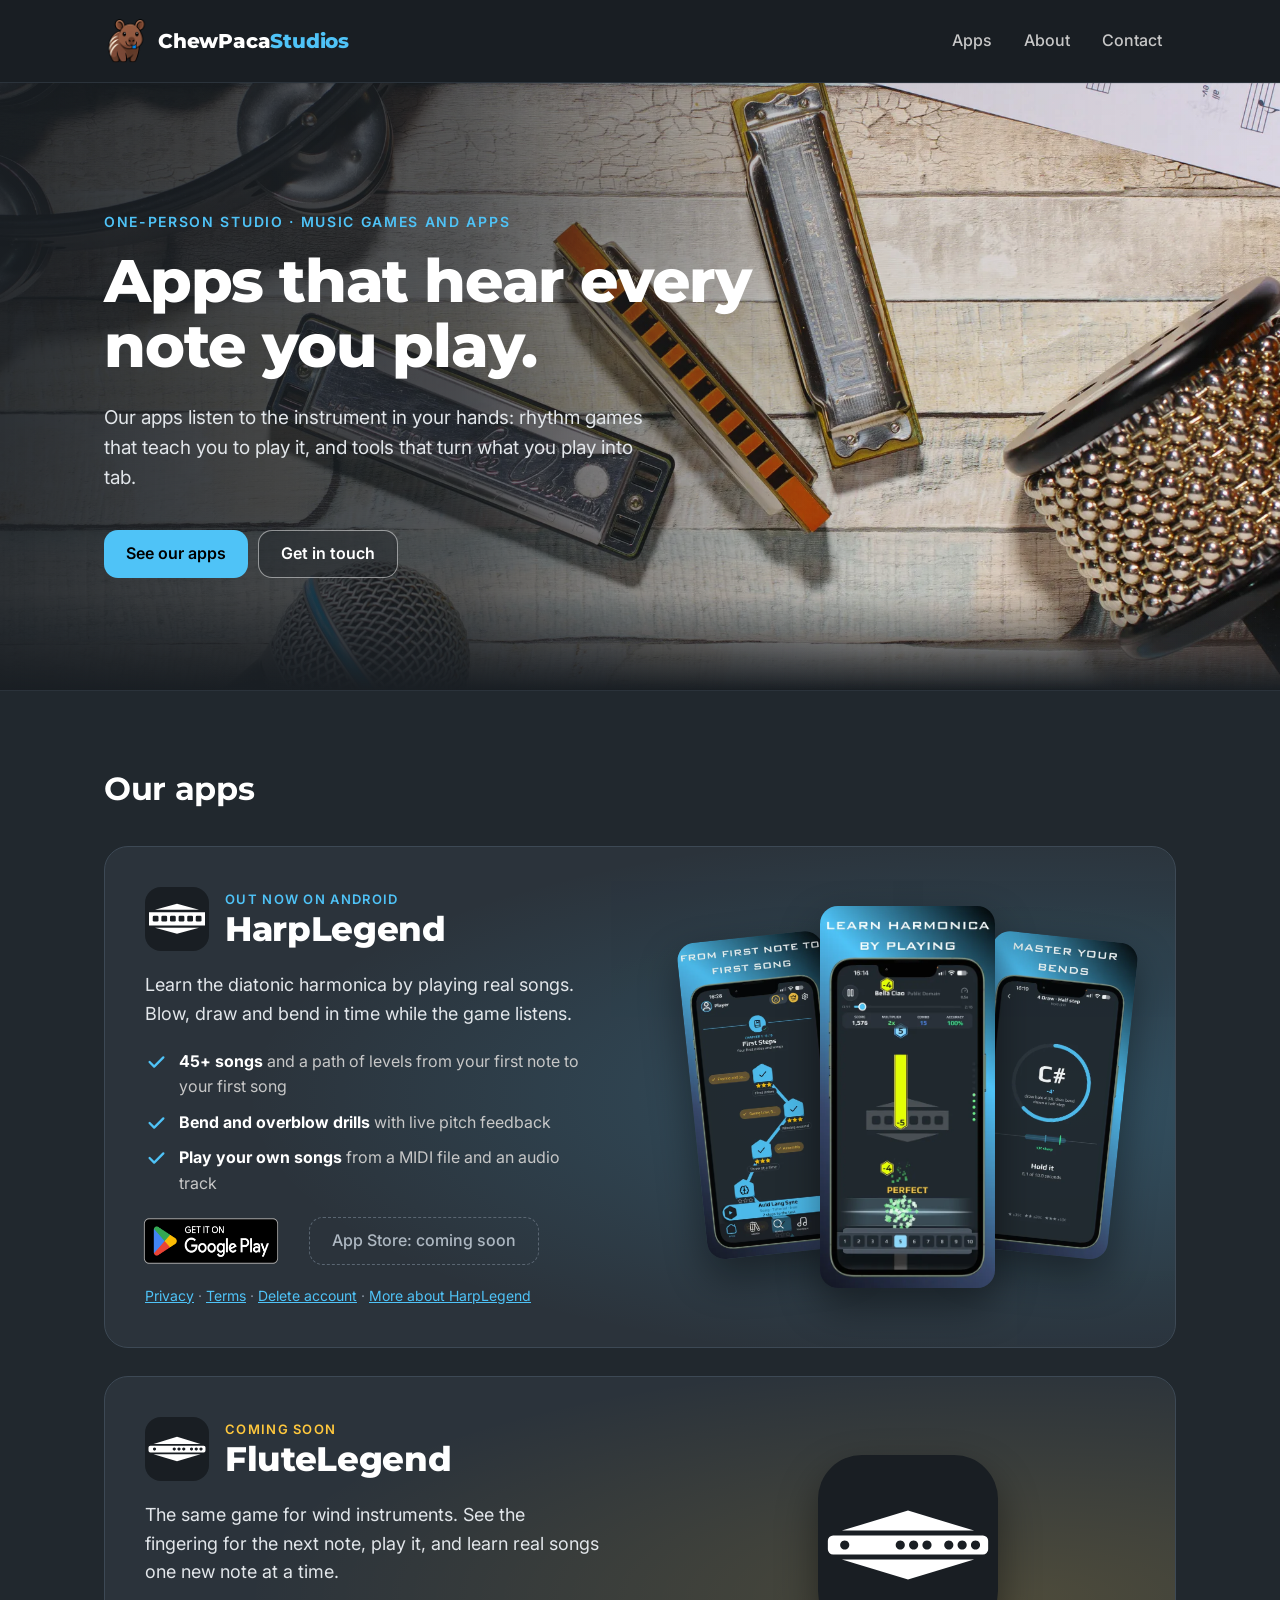
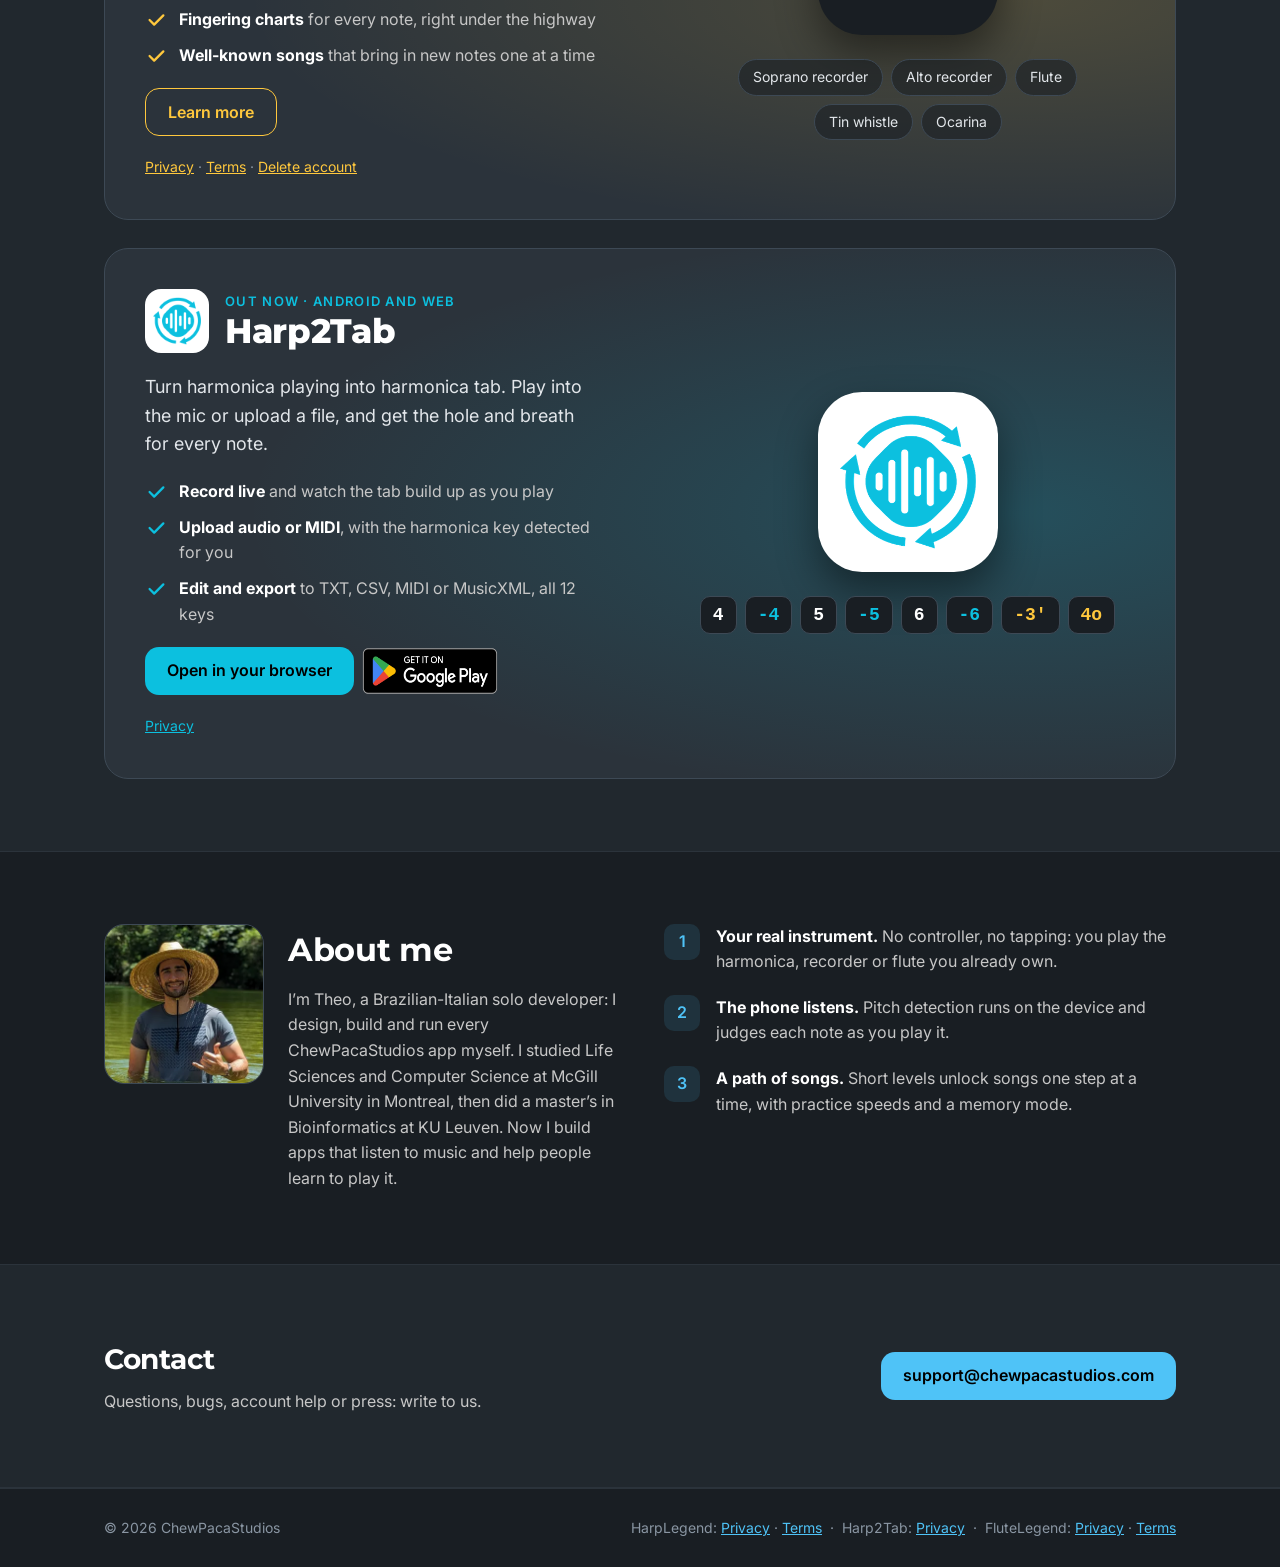
<file: index.html>
<!doctype html>
<html lang="en">
<head>
<meta charset="utf-8">
<meta name="viewport" content="width=device-width, initial-scale=1">
<title>ChewPacaStudios: music games and apps</title>
<meta name="description" content="ChewPacaStudios is a one-person studio making apps that hear every note you play: HarpLegend, FluteLegend and Harp2Tab.">
<meta name="theme-color" content="#191E23">
<meta property="og:type" content="website">
<meta property="og:url" content="https://chewpacastudios.com/">
<meta property="og:title" content="ChewPacaStudios">
<meta property="og:description" content="Apps that hear every note you play: HarpLegend, FluteLegend and Harp2Tab.">
<meta property="og:image" content="https://chewpacastudios.com/assets/og-home.jpg">
<meta name="twitter:card" content="summary_large_image">
<link rel="icon" type="image/png" sizes="32x32" href="assets/favicon-32.png">
<link rel="apple-touch-icon" href="assets/apple-touch-icon.png">
<link rel="preconnect" href="https://fonts.googleapis.com">
<link rel="preconnect" href="https://fonts.gstatic.com" crossorigin>
<link rel="stylesheet" href="https://fonts.googleapis.com/css2?family=Inter:wght@400;500;600&amp;family=Montserrat:wght@700;800&amp;display=swap">
<link rel="stylesheet" href="site.css">
</head>
<body>

<header class="site-header">
  <div class="wrap">
    <a class="brand" href="/"><img src="assets/paca-96.png" alt="" width="44" height="44"><span>ChewPaca<span>Studios</span></span></a>
    <nav class="nav" aria-label="Main">
      <a href="#apps">Apps</a>
      <a href="#about">About</a>
      <a href="#contact">Contact</a>
    </nav>
  </div>
</header>

<main>
<section class="hero" id="top" aria-label="Introduction">
  <div class="wrap">
    <p class="eyebrow">One-person studio · Music games and apps</p>
    <h1>Apps that hear every note you play.</h1>
    <p class="lead">Our apps listen to the instrument in your hands: rhythm games that teach you to play it, and tools that turn what you play into tab.</p>
    <div class="btns">
      <a class="btn btn--primary" href="#apps">See our apps</a>
      <a class="btn btn--ghost" href="#contact">Get in touch</a>
    </div>
  </div>
</section>

<section class="band" id="apps">
  <div class="wrap section">
    <h2 class="section-title">Our apps</h2>
    <div class="app-cards">

      <article class="app-card app-card--harp">
        <div class="app-card__text">
          <div class="app-card__head">
            <svg class="app-icon" viewBox="0 0 512 512" aria-hidden="true"><path fill="#FFFFFF" d="M80 182 L256 134 L432 182 Z"/><rect x="32" y="202" width="448" height="106" fill="#FFFFFF"/><rect x="62" y="230" width="46" height="46" rx="10" fill="#191E23"/><rect x="131" y="230" width="46" height="46" rx="10" fill="#191E23"/><rect x="200" y="230" width="46" height="46" rx="10" fill="#191E23"/><rect x="269" y="230" width="46" height="46" rx="10" fill="#191E23"/><rect x="338" y="230" width="46" height="46" rx="10" fill="#191E23"/><rect x="406" y="230" width="46" height="46" rx="10" fill="#191E23"/><path fill="#FFFFFF" d="M80 326 L432 326 L256 374 Z"/></svg>
            <div>
              <p class="eyebrow">Out now on Android</p>
              <h3>HarpLegend</h3>
            </div>
          </div>
          <p class="pitch">Learn the diatonic harmonica by playing real songs. Blow, draw and bend in time while the game listens.</p>
          <ul class="ticks">
            <li><svg viewBox="0 0 24 24" fill="none" stroke-width="2.5" stroke-linecap="round" stroke-linejoin="round" aria-hidden="true"><path d="M5 12l5 5L20 7"/></svg><span><strong>45+ songs</strong> and a path of levels from your first note to your first song</span></li>
            <li><svg viewBox="0 0 24 24" fill="none" stroke-width="2.5" stroke-linecap="round" stroke-linejoin="round" aria-hidden="true"><path d="M5 12l5 5L20 7"/></svg><span><strong>Bend and overblow drills</strong> with live pitch feedback</span></li>
            <li><svg viewBox="0 0 24 24" fill="none" stroke-width="2.5" stroke-linecap="round" stroke-linejoin="round" aria-hidden="true"><path d="M5 12l5 5L20 7"/></svg><span><strong>Play your own songs</strong> from a MIDI file and an audio track</span></li>
          </ul>
          <div class="btns">
            <a class="badge-play" href="https://play.google.com/store/apps/details?id=com.chewpacastudios.harphero"><img src="assets/google-play-badge.png" alt="Get HarpLegend on Google Play" width="646" height="250"></a>
            <span class="btn btn--soon">App Store: coming soon</span>
          </div>
          <p class="small"><a href="/harplegend/privacy-policy.html">Privacy</a> · <a href="/harplegend/terms.html">Terms</a> · <a href="/harplegend/delete-account.html">Delete account</a> · <a href="/harplegend/">More about HarpLegend</a></p>
        </div>
        <div class="app-card__visual phones" role="img" aria-label="HarpLegend screenshots: the level path, a song being played, and a bend drill">
          <picture><source type="image/webp" srcset="assets/harplegend-shot-path.webp"><img class="phone phone--left" src="assets/harplegend-shot-path.jpg" alt="" width="440" height="957" loading="lazy"></picture>
          <picture><source type="image/webp" srcset="assets/harplegend-shot-play.webp"><img class="phone phone--center" src="assets/harplegend-shot-play.jpg" alt="" width="440" height="957" loading="lazy"></picture>
          <picture><source type="image/webp" srcset="assets/harplegend-shot-bends.webp"><img class="phone phone--right" src="assets/harplegend-shot-bends.jpg" alt="" width="440" height="957" loading="lazy"></picture>
        </div>
      </article>

      <article class="app-card app-card--flute">
        <div class="app-card__text">
          <div class="app-card__head">
            <svg class="app-icon" viewBox="0 0 512 512" aria-hidden="true"><path fill="#FFFFFF" d="M68 215 L256 158 L444 215 Z"/><path fill="#FFFFFF" fill-rule="evenodd" d="M43 229 H469 A15 15 0 0 1 484 244 V268 A15 15 0 0 1 469 283 H43 A15 15 0 0 1 28 268 V244 A15 15 0 0 1 43 229 Z M76 243 a13 13 0 1 0 0.01 0 Z M234 243 a13 13 0 1 0 0.01 0 Z M272 243 a13 13 0 1 0 0.01 0 Z M310 243 a13 13 0 1 0 0.01 0 Z M372 243 a13 13 0 1 0 0.01 0 Z M410 243 a13 13 0 1 0 0.01 0 Z M448 243 a13 13 0 1 0 0.01 0 Z"/><path fill="#FFFFFF" d="M68 297 L444 297 L256 354 Z"/></svg>
            <div>
              <p class="eyebrow">Coming soon</p>
              <h3>FluteLegend</h3>
            </div>
          </div>
          <p class="pitch">The same game for wind instruments. See the fingering for the next note, play it, and learn real songs one new note at a time.</p>
          <ul class="ticks">
            <li><svg viewBox="0 0 24 24" fill="none" stroke-width="2.5" stroke-linecap="round" stroke-linejoin="round" aria-hidden="true"><path d="M5 12l5 5L20 7"/></svg><span><strong>Fingering charts</strong> for every note, right under the highway</span></li>
            <li><svg viewBox="0 0 24 24" fill="none" stroke-width="2.5" stroke-linecap="round" stroke-linejoin="round" aria-hidden="true"><path d="M5 12l5 5L20 7"/></svg><span><strong>Well-known songs</strong> that bring in new notes one at a time</span></li>
          </ul>
          <div class="btns">
            <a class="btn btn--outline" href="/flutelegend/">Learn more</a>
          </div>
          <p class="small"><a href="/flutelegend/privacy-policy.html">Privacy</a> · <a href="/flutelegend/terms.html">Terms</a> · <a href="/flutelegend/delete-account.html">Delete account</a></p>
        </div>
        <div class="app-card__visual">
          <svg class="app-icon app-icon--big" viewBox="0 0 512 512" aria-hidden="true"><path fill="#FFFFFF" d="M68 215 L256 158 L444 215 Z"/><path fill="#FFFFFF" fill-rule="evenodd" d="M43 229 H469 A15 15 0 0 1 484 244 V268 A15 15 0 0 1 469 283 H43 A15 15 0 0 1 28 268 V244 A15 15 0 0 1 43 229 Z M76 243 a13 13 0 1 0 0.01 0 Z M234 243 a13 13 0 1 0 0.01 0 Z M272 243 a13 13 0 1 0 0.01 0 Z M310 243 a13 13 0 1 0 0.01 0 Z M372 243 a13 13 0 1 0 0.01 0 Z M410 243 a13 13 0 1 0 0.01 0 Z M448 243 a13 13 0 1 0 0.01 0 Z"/><path fill="#FFFFFF" d="M68 297 L444 297 L256 354 Z"/></svg>
          <ul class="chips" aria-label="Instruments">
            <li class="chip">Soprano recorder</li>
            <li class="chip">Alto recorder</li>
            <li class="chip">Flute</li>
            <li class="chip">Tin whistle</li>
            <li class="chip">Ocarina</li>
          </ul>
        </div>
      </article>

      <article class="app-card app-card--tab">
        <div class="app-card__text">
          <div class="app-card__head">
            <img class="app-icon app-icon--white" src="assets/harp2tab-icon-256.png" alt="" width="64" height="64">
            <div>
              <p class="eyebrow">Out now · Android and web</p>
              <h3>Harp2Tab</h3>
            </div>
          </div>
          <p class="pitch">Turn harmonica playing into harmonica tab. Play into the mic or upload a file, and get the hole and breath for every note.</p>
          <ul class="ticks">
            <li><svg viewBox="0 0 24 24" fill="none" stroke-width="2.5" stroke-linecap="round" stroke-linejoin="round" aria-hidden="true"><path d="M5 12l5 5L20 7"/></svg><span><strong>Record live</strong> and watch the tab build up as you play</span></li>
            <li><svg viewBox="0 0 24 24" fill="none" stroke-width="2.5" stroke-linecap="round" stroke-linejoin="round" aria-hidden="true"><path d="M5 12l5 5L20 7"/></svg><span><strong>Upload audio or MIDI</strong>, with the harmonica key detected for you</span></li>
            <li><svg viewBox="0 0 24 24" fill="none" stroke-width="2.5" stroke-linecap="round" stroke-linejoin="round" aria-hidden="true"><path d="M5 12l5 5L20 7"/></svg><span><strong>Edit and export</strong> to TXT, CSV, MIDI or MusicXML, all 12 keys</span></li>
          </ul>
          <div class="btns">
            <a class="btn btn--primary" href="https://harp2tab.com">Open in your browser</a>
            <a class="badge-play" href="https://play.google.com/store/apps/details?id=com.chewpacastudios.harp2tab"><img src="assets/google-play-badge.png" alt="Get Harp2Tab on Google Play" width="646" height="250"></a>
          </div>
          <p class="small"><a href="/harp2tab-privacy/">Privacy</a></p>
        </div>
        <div class="app-card__visual">
          <img class="app-icon app-icon--big app-icon--white" src="assets/harp2tab-icon-256.png" alt="" width="180" height="180" loading="lazy">
          <div class="tabline" role="img" aria-label="Example tab: 4, draw 4, 5, draw 5, 6, draw 6, draw 3 bent, 4 overblow">
            <span>4</span><span class="draw">-4</span><span>5</span><span class="draw">-5</span><span>6</span><span class="draw">-6</span><span class="tech">-3'</span><span class="tech">4o</span>
          </div>
        </div>
      </article>

    </div>
  </div>
</section>

<section id="about">
  <div class="wrap section about">
    <div class="about__me">
      <picture><source type="image/webp" srcset="assets/theo-320.webp 320w, assets/theo-640.webp 640w" sizes="160px"><img src="assets/theo-320.jpg" srcset="assets/theo-320.jpg 320w, assets/theo-640.jpg 640w" sizes="160px" alt="Theo, founder of ChewPacaStudios, smiling in a straw hat in a river" width="160" height="160" loading="lazy"></picture>
      <div>
        <h2>About me</h2>
        <p class="muted">I’m Theo, a Brazilian-Italian solo developer: I design, build and run every ChewPacaStudios app myself. I studied Life Sciences and Computer Science at McGill University in Montreal, then did a master’s in Bioinformatics at KU Leuven. Now I build apps that listen to music and help people learn to play it.</p>
      </div>
    </div>
    <ul class="points">
      <li><span class="num">1</span><p><strong>Your real instrument.</strong> No controller, no tapping: you play the harmonica, recorder or flute you already own.</p></li>
      <li><span class="num">2</span><p><strong>The phone listens.</strong> Pitch detection runs on the device and judges each note as you play it.</p></li>
      <li><span class="num">3</span><p><strong>A path of songs.</strong> Short levels unlock songs one step at a time, with practice speeds and a memory mode.</p></li>
    </ul>
  </div>
</section>

<section class="band contact" id="contact">
  <div class="wrap section">
    <div>
      <h2>Contact</h2>
      <p class="muted">Questions, bugs, account help or press: write to us.</p>
    </div>
    <a class="btn btn--primary" href="mailto:support@chewpacastudios.com">support@chewpacastudios.com</a>
  </div>
</section>
</main>

<footer class="site-footer">
  <div class="wrap">
    <span>© 2026 ChewPacaStudios</span>
    <span>HarpLegend: <a href="/harplegend/privacy-policy.html">Privacy</a> · <a href="/harplegend/terms.html">Terms</a> &nbsp;·&nbsp; Harp2Tab: <a href="/harp2tab-privacy/">Privacy</a> &nbsp;·&nbsp; FluteLegend: <a href="/flutelegend/privacy-policy.html">Privacy</a> · <a href="/flutelegend/terms.html">Terms</a></span>
  </div>
</footer>

</body>
</html>
</file>
<file: site.css>
/* ChewPacaStudios site stylesheet. MASTER COPY: edit tools/site/site.css in HarpHero2, then run
   tools/site/sync_css.sh. Each site repo carries an identical copy (check_site.py --css-master). */

:root {
  --bg: #191E23;
  --band: #21282E;
  --card: #2B333B;
  --line: #3D4955;
  --line-soft: #5A6672;
  --text: #FFFFFF;
  --text-2: #E2E6EA;
  --text-3: #C7C7C7;
  --text-4: #AEB8C2;
  --text-dim: #8A96A3;
  --studio: #4FC3F7;
  --harp: #4FC3F7;
  --flute: #FFC83D;
  --tab: #0CC0DF;
  --accent: var(--studio);
  --gutter: 24px;
  --heading: Montserrat, system-ui, sans-serif;
  --body: Inter, system-ui, -apple-system, "Segoe UI", sans-serif;
  color-scheme: dark;
}

*, *::before, *::after { box-sizing: border-box; }
html { -webkit-text-size-adjust: 100%; scroll-behavior: smooth; }
body {
  margin: 0;
  background: var(--bg);
  color: var(--text);
  font-family: var(--body);
  font-size: 16px;
  line-height: 1.6;
  overflow-wrap: break-word;
}
img, svg, picture { display: block; max-width: 100%; height: auto; }
a { color: var(--accent); }
a:hover { filter: brightness(1.2); }
a:focus-visible, .btn:focus-visible { outline: 3px solid var(--accent); outline-offset: 3px; }
h1, h2, h3 { font-family: var(--heading); letter-spacing: -0.01em; margin: 0; }
p { margin: 0; }
ul, ol { margin: 0; padding: 0; list-style: none; }

.wrap { max-width: 1120px; margin: 0 auto; padding-left: var(--gutter); padding-right: var(--gutter); }
.section { padding-top: 72px; padding-bottom: 72px; }
.band { background: var(--band); border-top: 1px solid var(--card); border-bottom: 1px solid var(--card); }
.section-title { font-weight: 700; font-size: 32px; margin-bottom: 32px; }
.section-title + .section-lead { margin-top: -24px; margin-bottom: 32px; color: var(--text-3); }
.muted { color: var(--text-3); }
.small { font-size: 14px; color: var(--text-dim); }

/* Header and footer */
.site-header { border-bottom: 1px solid var(--card); }
.site-header .wrap {
  display: flex; flex-wrap: wrap; align-items: center; justify-content: space-between;
  gap: 12px; padding-top: 18px; padding-bottom: 18px;
}
.brand {
  display: inline-flex; align-items: center; gap: 10px; color: var(--text); text-decoration: none;
  font-family: var(--heading); font-weight: 800; font-size: 20px; letter-spacing: -0.01em;
}
.brand img { width: 44px; height: 44px; }
.brand span span { color: var(--studio); }
.nav { display: flex; flex-wrap: wrap; gap: 4px; }
.nav a {
  color: var(--text-3); text-decoration: none; font-weight: 500;
  padding: 10px 14px; border-radius: 10px; min-height: 44px; display: inline-flex; align-items: center;
}
.nav a:hover { color: var(--text); background: var(--card); filter: none; }
.site-footer { border-top: 1px solid var(--card); }
.site-footer .wrap {
  display: flex; flex-wrap: wrap; justify-content: space-between; gap: 12px;
  padding-top: 28px; padding-bottom: 28px; color: var(--text-dim); font-size: 14px;
}

/* Buttons and tags */
.btns { display: flex; flex-wrap: wrap; gap: 10px; }
.btn {
  display: inline-flex; align-items: center; justify-content: center; min-height: 48px;
  padding: 0 22px; border-radius: 14px; font-weight: 600; text-decoration: none;
}
.btn--primary { background: var(--accent); color: #000; }
.btn--light { background: #FFFFFF; color: #000; }
.btn--ghost { border: 1px solid rgba(255, 255, 255, 0.5); background: rgba(25, 30, 35, 0.4); color: var(--text); }
.btn--outline { border: 1px solid var(--accent); color: var(--accent); }
.btn--soon { border: 1px dashed var(--line-soft); color: var(--text-4); font-weight: 500; }
.badge-play { display: inline-flex; min-height: 48px; align-items: center; }
.badge-play img { height: 68px; width: auto; margin: -10px -11px; } /* the official badge carries its own clear space */
.eyebrow {
  color: var(--accent); font-size: 14px; font-weight: 600;
  letter-spacing: 0.12em; text-transform: uppercase;
}

/* Home hero (photo) */
.hero {
  background-color: var(--bg);
  background-image:
    linear-gradient(90deg, rgba(25, 30, 35, 0.9) 0%, rgba(25, 30, 35, 0.72) 36%, rgba(25, 30, 35, 0.12) 68%, rgba(25, 30, 35, 0) 100%),
    linear-gradient(0deg, #191E23 0%, rgba(25, 30, 35, 0) 16%),
    url("assets/hero-2000.jpg");
  background-image:
    linear-gradient(90deg, rgba(25, 30, 35, 0.9) 0%, rgba(25, 30, 35, 0.72) 36%, rgba(25, 30, 35, 0.12) 68%, rgba(25, 30, 35, 0) 100%),
    linear-gradient(0deg, #191E23 0%, rgba(25, 30, 35, 0) 16%),
    image-set(url("assets/hero-2000.webp") type("image/webp"), url("assets/hero-2000.jpg") type("image/jpeg"));
  background-size: cover;
  background-position: 60% 50%;
}
.hero .wrap {
  min-height: 420px; padding-top: 128px; padding-bottom: 112px;
  display: flex; flex-direction: column; justify-content: center; gap: 0;
}
.hero h1 {
  max-width: 760px; margin-top: 16px; font-weight: 800;
  font-size: clamp(36px, 6vw, 60px); line-height: 1.08; letter-spacing: -0.02em;
}
.hero .lead { margin-top: 24px; max-width: 560px; color: var(--text-2); font-size: 19px; }
.hero .btns { margin-top: 36px; }

/* App cards (home) */
.app-cards { display: flex; flex-direction: column; gap: 28px; }
.app-card {
  border: 1px solid var(--line); border-radius: 24px; overflow: hidden;
  display: grid; grid-template-columns: repeat(auto-fit, minmax(min(100%, 320px), 1fr)); align-items: center;
  background: radial-gradient(120% 90% at 85% 50%, var(--glow) 0%, transparent 60%), var(--card);
}
.app-card--harp { --accent: var(--harp); --glow: rgba(79, 195, 247, 0.22); }
.app-card--flute { --accent: var(--flute); --glow: rgba(255, 200, 61, 0.16); }
.app-card--tab { --accent: var(--tab); --glow: rgba(12, 192, 223, 0.2); }
.app-card__text { padding: 40px; display: flex; flex-direction: column; gap: 20px; }
.app-card__visual { padding: 40px 24px; display: flex; flex-direction: column; align-items: center; gap: 24px; }
.app-card__head { display: flex; align-items: center; gap: 16px; }
.app-card__head .eyebrow { font-size: 13px; letter-spacing: 0.1em; }
.app-card h3 { font-weight: 800; font-size: 34px; line-height: 1.15; }
.app-card .pitch { color: var(--text-2); font-size: 18px; }
.app-icon { flex-shrink: 0; width: 64px; height: 64px; border-radius: 16px; background: var(--bg); }
.app-icon--white { background: #FFFFFF; padding: 8px; }
.app-icon--big { width: 180px; height: 180px; border-radius: 44px; box-shadow: 0 18px 40px rgba(0, 0, 0, 0.45); }
.app-icon--big.app-icon--white { padding: 22px; }
.ticks { display: flex; flex-direction: column; gap: 10px; color: var(--text-3); }
.ticks li { display: flex; gap: 12px; align-items: flex-start; }
.ticks svg { flex-shrink: 0; margin-top: 2px; width: 22px; height: 22px; stroke: var(--accent); }
.ticks strong { color: var(--text); }
.app-card__visual.phones, .phones { display: flex; flex-direction: row; justify-content: center; align-items: center; gap: 0; }
.phones picture { display: contents; }
.phone { border-radius: 18px; box-shadow: 0 18px 40px rgba(0, 0, 0, 0.45); }
.phones .phone { width: 30%; max-width: 160px; opacity: 0.92; }
.phones .phone--left { transform: rotate(-6deg) translateX(18px); }
.phones .phone--right { transform: rotate(6deg) translateX(-18px); }
.phones .phone--center { width: 36%; max-width: 196px; position: relative; z-index: 1; opacity: 1; }
.chips { display: flex; flex-wrap: wrap; justify-content: center; gap: 8px; max-width: 360px; }
.chip {
  padding: 6px 14px; border-radius: 999px; background: rgba(25, 30, 35, 0.6);
  border: 1px solid var(--line); color: var(--text-2); font-size: 14px;
}
.tabline { display: flex; flex-wrap: wrap; justify-content: center; gap: 8px; font: 600 18px ui-monospace, Menlo, monospace; }
.tabline span { padding: 8px 12px; border-radius: 10px; background: var(--bg); border: 1px solid var(--line); color: var(--text); }
.tabline .draw { color: var(--tab); }
.tabline .tech { color: var(--flute); }

/* About and contact (home) */
.about { display: grid; grid-template-columns: repeat(auto-fit, minmax(min(100%, 300px), 1fr)); gap: 48px; }
.about__me { display: flex; flex-wrap: wrap; align-items: flex-start; gap: 24px; }
.about__me img { width: 160px; height: 160px; border-radius: 20px; object-fit: cover; border: 1px solid var(--line); }
.about__me > div { flex: 1 1 220px; min-width: 0; }
.about__me h2 { margin-bottom: 12px; font-weight: 700; font-size: 32px; }
.points { display: flex; flex-direction: column; gap: 20px; }
.points li { display: flex; gap: 16px; color: var(--text-3); }
.points strong { color: var(--text); }
.num {
  flex-shrink: 0; width: 36px; height: 36px; border-radius: 10px; font-weight: 600;
  background: color-mix(in srgb, var(--accent) 12%, transparent); color: var(--accent);
  display: flex; align-items: center; justify-content: center;
}
.contact .wrap { display: flex; flex-wrap: wrap; align-items: center; justify-content: space-between; gap: 24px; }
.contact h2 { font-weight: 700; font-size: 28px; margin-bottom: 8px; }

/* App page */
.app-page--harp { --accent: var(--harp); --glow: rgba(79, 195, 247, 0.2); }
.app-page--flute { --accent: var(--flute); --glow: rgba(255, 200, 61, 0.18); }
.app-hero { background: radial-gradient(70% 90% at 50% 0%, var(--glow) 0%, transparent 70%), var(--bg); }
.app-hero .wrap {
  padding-top: 80px; padding-bottom: 72px; display: grid; gap: 48px; align-items: center;
  grid-template-columns: repeat(auto-fit, minmax(min(100%, 320px), 1fr));
}
.app-hero__text { display: flex; flex-direction: column; gap: 20px; }
.app-hero h1 { font-weight: 800; font-size: clamp(40px, 6vw, 60px); line-height: 1.05; letter-spacing: -0.02em; }
.app-hero .pitch { max-width: 520px; color: var(--text-2); font-size: 20px; }
.app-hero .btns { margin-top: 8px; }
.phone-frame {
  width: min(100%, 320px); aspect-ratio: 9 / 19.5; margin: 0 auto; border-radius: 40px;
  border: 10px solid var(--card); background: var(--band); overflow: hidden;
  box-shadow: 0 24px 60px rgba(0, 0, 0, 0.5);
  display: flex; align-items: center; justify-content: center;
}
.phone-frame img { width: 100%; height: 100%; object-fit: cover; }
.phone-frame .logo-tile { width: 160px; height: 160px; }
.tiles { display: grid; grid-template-columns: repeat(auto-fit, minmax(min(100%, 240px), 1fr)); gap: 16px; }
.tiles--narrow { grid-template-columns: repeat(auto-fit, minmax(min(100%, 200px), 1fr)); }
.tile {
  display: flex; flex-direction: column; gap: 4px; padding: 20px; border-radius: 16px;
  background: var(--card); border: 1px solid var(--line); color: var(--text); text-decoration: none;
}
a.tile:hover { border-color: var(--accent); filter: none; }
.tile b { font-weight: 600; font-size: 18px; }
.tile span { color: var(--text-4); font-size: 15px; overflow-wrap: anywhere; }
.tile span[data-email] { font-size: 14px; overflow-wrap: normal; word-break: keep-all; }
.steps { display: grid; grid-template-columns: repeat(auto-fit, minmax(min(100%, 260px), 1fr)); gap: 24px; }
.steps li { display: flex; flex-direction: column; gap: 10px; }
.steps .num { width: 40px; height: 40px; border-radius: 12px; font-weight: 700; }
.steps b { font-weight: 600; font-size: 18px; }
.steps p { color: var(--text-3); }

/* Plain text pages (legal placeholders, 404) */
.text-page { max-width: 720px; margin: 0 auto; padding: 72px var(--gutter); }
.text-page h1 { font-weight: 800; font-size: clamp(30px, 5vw, 44px); margin-bottom: 20px; }
.text-page p + p { margin-top: 16px; }
.text-page p { color: var(--text-3); }

/* Legal documents (privacy policy, terms, account deletion) */
.legal h2 { font-size: 24px; margin: 40px 0 12px; }
.legal h3 { font-size: 18px; margin: 28px 0 8px; color: var(--text-2); }
.legal h2 + p, .legal h3 + p { margin-top: 0; }
.legal p, .legal li, .legal td { overflow-wrap: anywhere; }
.legal ul, .legal ol { margin: 12px 0; padding-left: 1.4em; color: var(--text-3); }
.legal ul { list-style: disc; }
.legal ol { list-style: decimal; }
.legal li + li { margin-top: 6px; }
.legal ul + p, .legal ol + p, .legal .table-scroll + p { margin-top: 16px; }
.legal strong { color: var(--text-2); font-weight: 600; }
.legal hr { border: 0; border-top: 1px solid var(--line); margin: 40px 0 0; }
.legal .updated { color: var(--text-dim); font-size: 14px; }
.legal .callout { margin-top: 20px; padding: 14px 18px; border-left: 3px solid var(--accent); background: var(--band); border-radius: 0 12px 12px 0; }
.legal .table-scroll { overflow-x: auto; margin: 12px 0; }
.legal table { width: 100%; border-collapse: collapse; font-size: 15px; }
.legal th, .legal td { text-align: left; vertical-align: top; padding: 10px 12px; border-bottom: 1px solid var(--line); color: var(--text-3); }
.legal th { color: var(--text); font-weight: 600; }
.legal .legal-nav { margin-top: 48px; padding-top: 20px; border-top: 1px solid var(--card); font-size: 14px; }

@media (max-width: 720px) {
  .hero {
    background-image:
      linear-gradient(0deg, rgba(25, 30, 35, 0.92) 0%, rgba(25, 30, 35, 0.7) 60%, rgba(25, 30, 35, 0.5) 100%),
      url("assets/hero-960.jpg");
    background-image:
      linear-gradient(0deg, rgba(25, 30, 35, 0.92) 0%, rgba(25, 30, 35, 0.7) 60%, rgba(25, 30, 35, 0.5) 100%),
      image-set(url("assets/hero-960.webp") type("image/webp"), url("assets/hero-960.jpg") type("image/jpeg"));
    background-position: 55% 50%;
  }
  .hero .wrap { padding-top: 88px; padding-bottom: 72px; }
  .phone-frame { width: min(100%, 240px); }
  .app-card__text { padding: 28px; }
  .section { padding-top: 56px; padding-bottom: 56px; }
}
@media (max-width: 480px) {
  :root { --gutter: 16px; }
  .app-card__text { padding: 24px 20px; }
  .app-card h3 { font-size: 28px; }
}
@media (prefers-reduced-motion: reduce) { html { scroll-behavior: auto; } }
</file>
